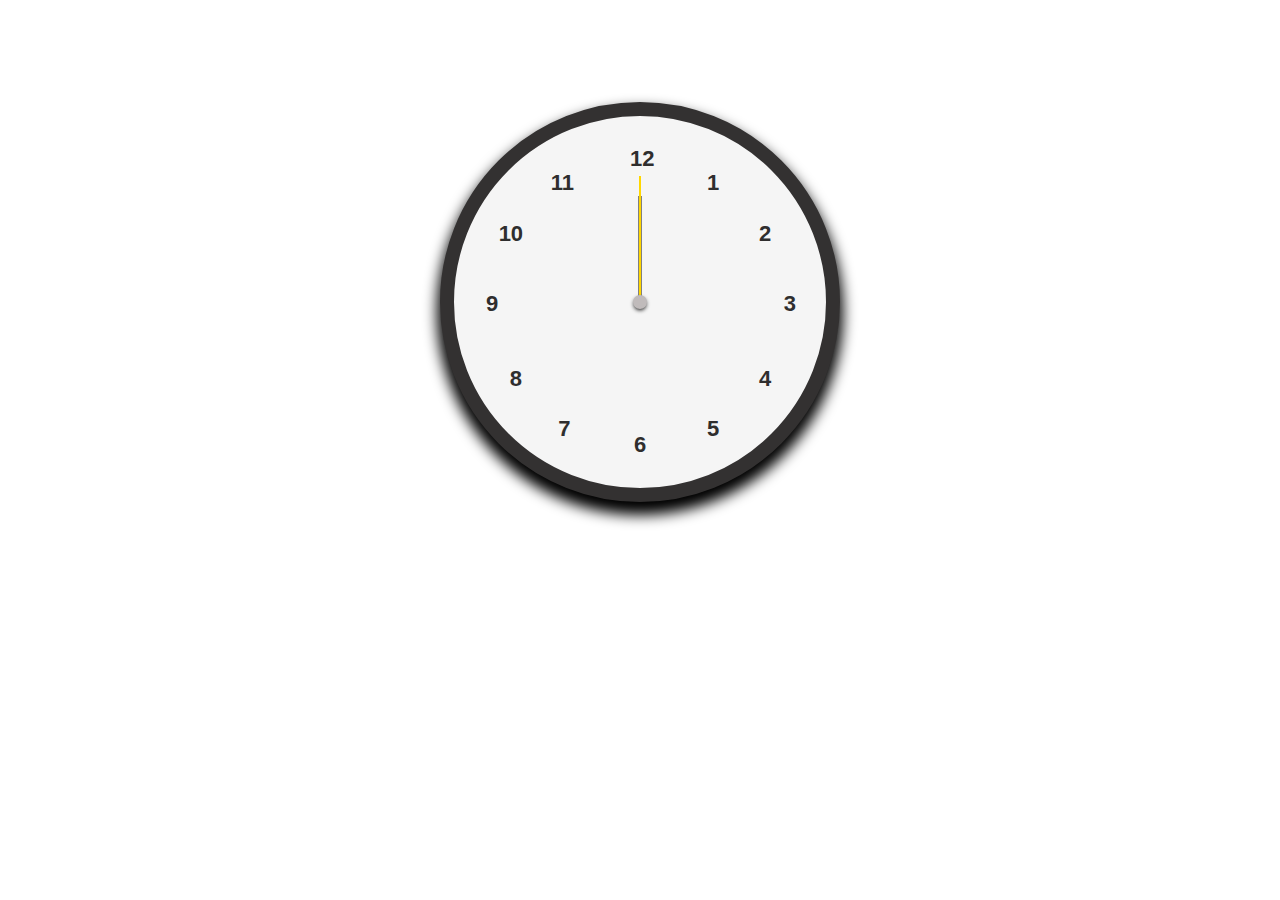
<file: analog-clock/index.html>
<!DOCTYPE html>
<html lang="en">
<head>
    <meta charset="UTF-8">
    <meta name="viewport" content="width=device-width, initial-scale=1.0">
    <link rel="stylesheet" href="style.css">
    <title>Analog-Clock</title>
</head>
<body>
    <div class="container">

        <div class="clock">
            
            <div class="dot"></div>
            <div>
                <div class="hour-hand"></div>
                <div class="minute-hand"></div>
    <div class="second-hand"></div>
</div>
<div>
    <span class="h1">1</span>
    <span class="h2">2</span>
    <span class="h3">3</span>
    <span class="h4">4</span>
    <span class="h5">5</span>
    <span class="h6">6</span>
    <span class="h7">7</span>
    <span class="h8">8</span>
    <span class="h9">9</span>
    <span class="h10">10</span>
    <span class="h11">11</span>
    <span class="h12">12</span>
</div>

</div>
</div>
<script>
 

setInterval(() => {
    
    const now = new Date();
    const hour   = now.getHours();
    const minute = now.getMinutes();
    const second = now.getSeconds();
    const hrsDeg = (hour*30)+ (minute*0.5)
    const minDeg = (minute*6)+(second*0.1)
    const secDeg = second*6
    document.getElementsByClassName('hour-hand')[0].style.transform =`  rotate(${hrsDeg}deg)`;
    document.getElementsByClassName('minute-hand')[0].style.transform =` rotate(${minDeg}deg)`
    document.getElementsByClassName('second-hand')[0].style.transform =` rotate(${secDeg}deg)`
    
}, 1000);
</script>
</body>
</html>
</file>
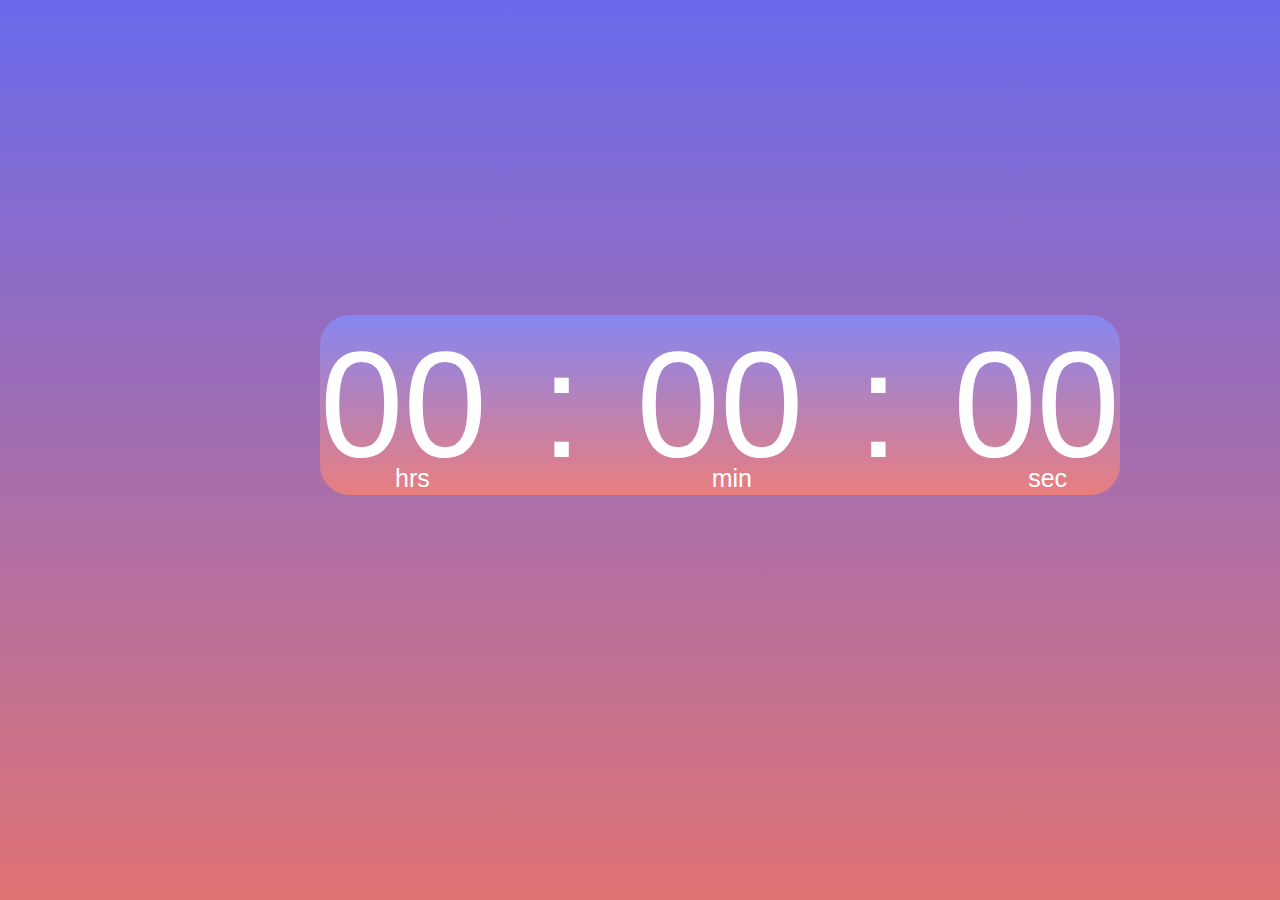
<file: digital-clock/index.html>
<!DOCTYPE html>
<html lang="en">
<head>
    <meta charset="UTF-8">
    <meta name="viewport" content="width=device-width, initial-scale=1.0">
    <link rel="stylesheet" href="style.css">
    <title>Digital-Clock</title>
</head>
<body>
   <div class="hero">
    <div class="container">
        <div class="clock">
           <span id="hrs">00</span>
           <span>:</span>
           <span id="min">00</span>
           <span>:</span>
           <span id="sec">00</span>
        </div>
    </div>
   </div>
   <script>
    let hrs = document.getElementById('hrs');
    let min = document.getElementById('min');
    let sec = document.getElementById('sec');

    setInterval(() => {
        
        let currentTime = new Date ();
        hrs.innerHTML= currentTime.getHours()
        min.innerHTML= currentTime.getMinutes()
        sec.innerHTML= currentTime.getSeconds()
        
    },1000);

   </script>
</body>
</html>
</file>
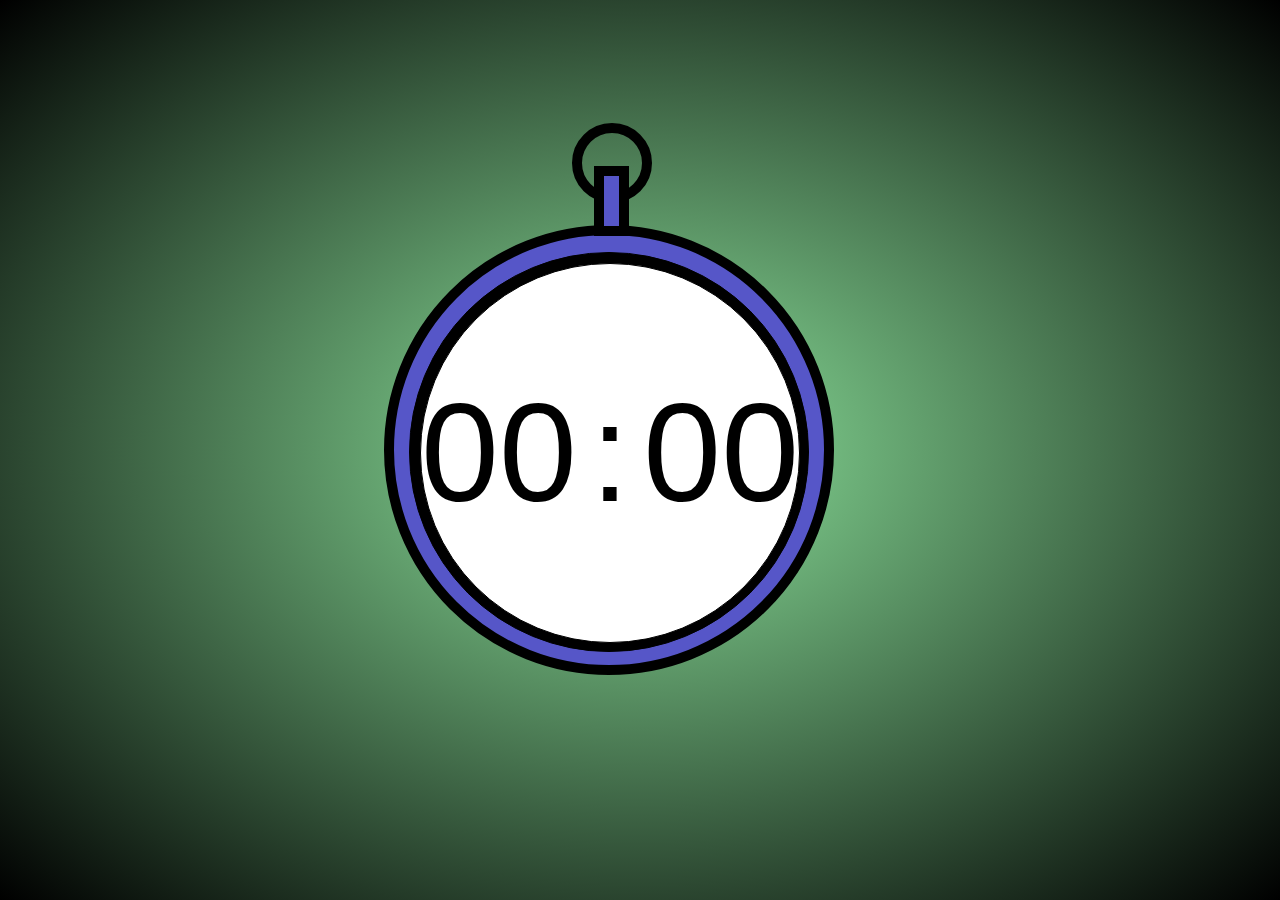
<file: Timer/index.html>
<!DOCTYPE html>
<html lang="en">
<head>
    <meta charset="UTF-8">
    <meta name="viewport" content="width=device-width, initial-scale=1.0">
    <link rel="stylesheet" href="style.css">
    <title>Timer</title>
</head>
<body>
    <div class="hero">
        <div class="outercircle">
  <span class="rect"></span><span class="circle"></span>
            <div class="container"> 
                <div class="timer">
                    <span id="min">00</span>
                    <span>:</span>
                    <span id="sec">00</span>
                </div>
            </div>
        </div>
    </div>
    <script>
        let setTime = prompt('Enter the timer in minutes');
        let minutes = document.getElementById('min');
        let seconds = document.getElementById('sec');

        let totalSeconds = parseInt(setTime) * 60;
        let countdown = setInterval(function() {
            let mins = Math.floor(totalSeconds / 60);
            let secs = totalSeconds % 60;
            minutes.textContent = mins.toString().padStart(2, '0');
            seconds.textContent = secs.toString().padStart(2, '0');
            totalSeconds--;
            if (totalSeconds < 0) {
                clearInterval(countdown);
            }
        }, 1000);

       

    </script>
</body>
</html>
</file>
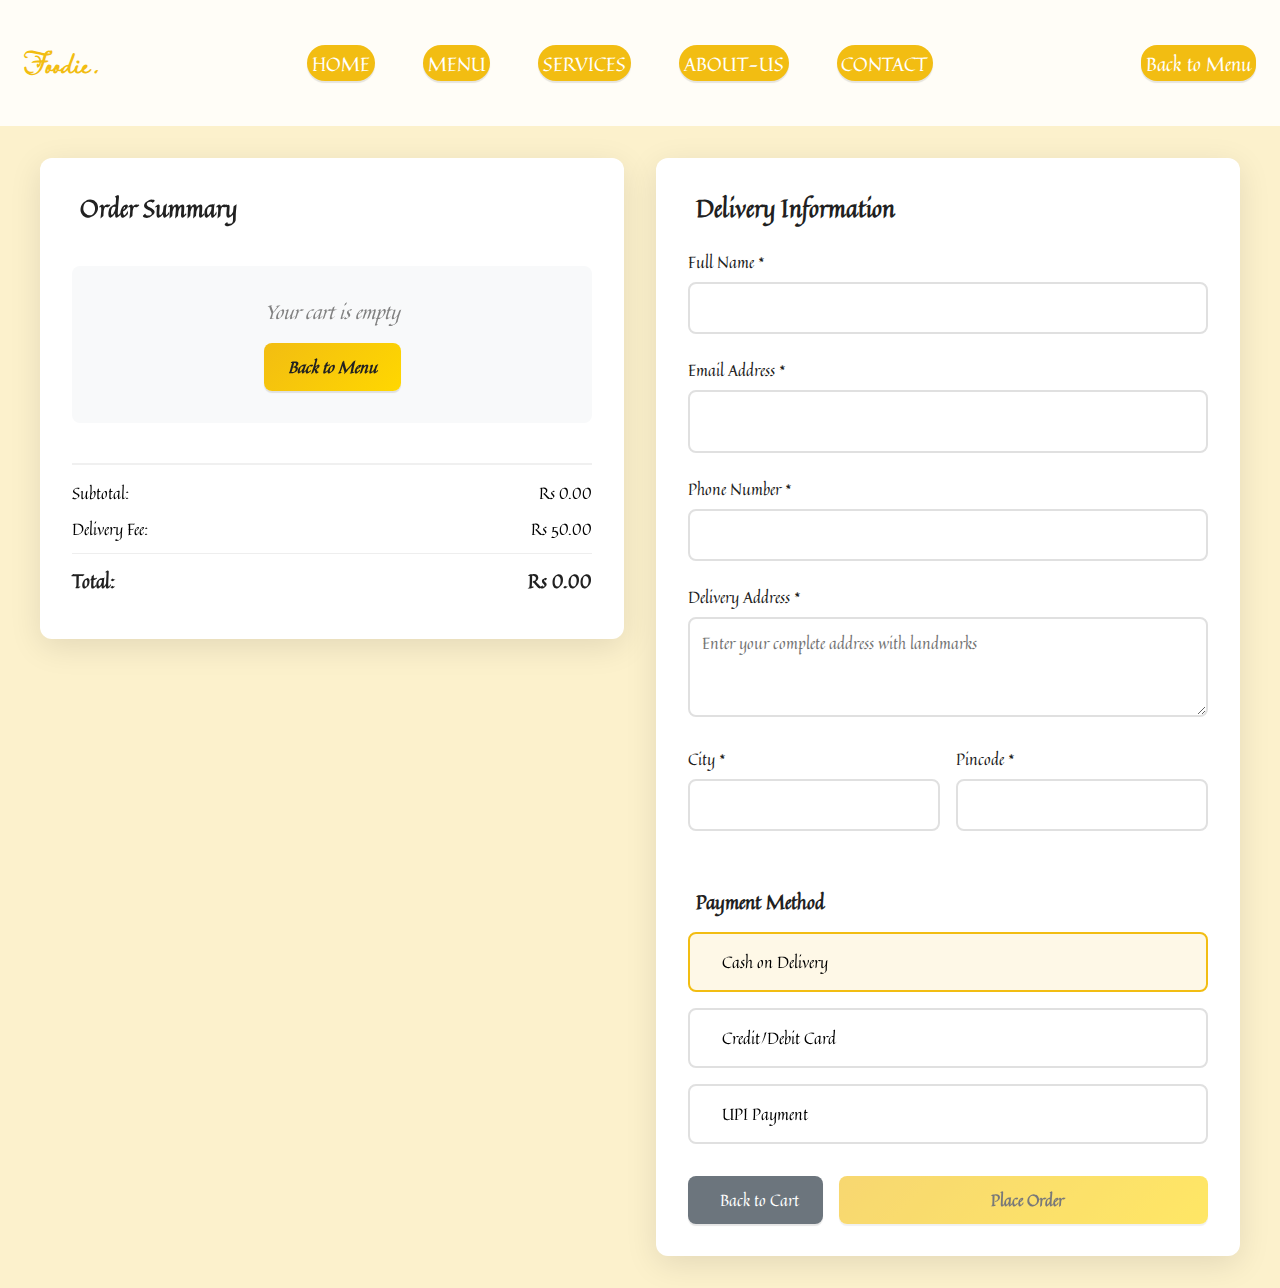
<file: Food-Delivery-Website/checkout.html>
<!DOCTYPE html>
<html lang="en">
  <head>
    <meta charset="UTF-8" />
    <meta name="viewport" content="width=device-width, initial-scale=1.0" />
    <title>Checkout - Foodie</title>
    <link rel="stylesheet" href="./css/style.css" />
    <link rel="stylesheet" href="./css/checkout.css" />
    <link rel="preconnect" href="https://fonts.googleapis.com" />
    <link rel="preconnect" href="https://fonts.gstatic.com" crossorigin />
    <link
      href="https://fonts.googleapis.com/css2?family=Lavishly+Yours&display=swap"
      rel="stylesheet"
    />
    <link rel="preconnect" href="https://fonts.googleapis.com" />
    <link rel="preconnect" href="https://fonts.gstatic.com" crossorigin />
    <link
      href="https://fonts.googleapis.com/css2?family=Quintessential&display=swap"
      rel="stylesheet"
    />
    <link rel="stylesheet" href="https://cdnjs.cloudflare.com/ajax/libs/font-awesome/6.4.0/css/all.min.css" integrity="sha512-iecdLmaskl7CVkqkXNQ/ZH/XLlvWZOJyj7Yy7tcenmpD1ypASozpmT/E0iPtmFIB46ZmdtAc9eNBvH0H/ZpiBw==" crossorigin="anonymous" referrerpolicy="no-referrer" />
    </head>
  <body>
    <header>
      <nav class="navbar flex between wrapper">
        <a href="index.html" class="logo">Foodie .</a>
        <ul class="navlist flex gap-3">
          <li><a href="index.html">HOME</a></li>
          <li><a href="index.html#menu">MENU</a></li>
          <li><a href="index.html#Services">SERVICES</a></li>
          <li><a href="about-us.html">ABOUT-US</a></li>
          <li><a href="contact.html">CONTACT</a></li>
        </ul>
        <div class="desktop-action flex gap-2">
          <a href="index.html" class="btn">
            <i class="fa-solid fa-arrow-left"></i>
            Back to Menu
          </a>
        </div>
      </nav>
    </header>

    <section class="checkout-section">
      <div class="wrapper">
        <div class="checkout-container">
          <div class="order-summary">
            <h2><i class="fa-solid fa-shopping-cart"></i> Order Summary</h2>
            <div class="cart-items" id="checkout-cart-items">
              </div>
            <div class="order-totals">
              <div class="total-row">
                <span>Subtotal:</span>
                <span id="subtotal">Rs 0.00</span>
              </div>
              <div class="total-row">
                <span>Delivery Fee:</span>
                <span id="delivery-fee">Rs 50.00</span>
              </div>
              <div class="total-row total-final">
                <span>Total:</span>
                <span id="final-total">Rs 0.00</span>
              </div>
            </div>
          </div>

          <div class="checkout-form">
            <h2><i class="fa-solid fa-user"></i> Delivery Information</h2>
            <form id="checkout-form">
              <div class="form-group">
                <label for="fullName">Full Name *</label>
                <input type="text" id="fullName" name="fullName" required />
              </div>

              <div class="form-group">
                <label for="email">Email Address *</label>
                <input type="email" id="email" name="email" required />
              </div>

              <div class="form-group">
                <label for="phone">Phone Number *</label>
                <input type="tel" id="phone" name="phone" required />
              </div>

              <div class="form-group">
                <label for="address">Delivery Address *</label>
                <textarea
                  id="address"
                  name="address"
                  rows="3"
                  required
                  placeholder="Enter your complete address with landmarks"
                ></textarea>
              </div>

              <div class="form-row">
                <div class="form-group">
                  <label for="city">City *</label>
                  <input type="text" id="city" name="city" required />
                </div>
                <div class="form-group">
                  <label for="pincode">Pincode *</label>
                  <input type="text" id="pincode" name="pincode" required />
                </div>
              </div>

              <h3><i class="fa-solid fa-credit-card"></i> Payment Method</h3>
              <div class="payment-methods">
                <div class="payment-option">
                  <input
                    type="radio"
                    id="cash"
                    name="payment"
                    value="cash"
                    checked
                  />
                  <label for="cash">
                    <i class="fa-solid fa-money-bill-wave"></i>
                    Cash on Delivery
                  </label>
                </div>
                <div class="payment-option">
                  <input type="radio" id="card" name="payment" value="card" />
                  <label for="card">
                    <i class="fa-solid fa-credit-card"></i>
                    Credit/Debit Card
                  </label>
                </div>
                <div class="payment-option">
                  <input type="radio" id="upi" name="payment" value="upi" />
                  <label for="upi">
                    <i class="fa-solid fa-mobile"></i>
                    UPI Payment
                  </label>
                </div>
              </div>

              <div class="checkout-actions">
                <button
                  type="button"
                  class="btn btn-secondary"
                  id="back-to-cart-btn"
                >
                  <i class="fa-solid fa-arrow-left"></i>
                  Back to Cart
                </button>
                <button
                  type="submit"
                  class="btn btn-primary"
                  id="place-order-btn"
                >
                  <i class="fa-solid fa-check"></i>
                  Place Order
                </button>
              </div>
            </form>
          </div>
        </div>
      </div>
    </section>

    <script src="script.js"></script>
  </body>
</html>
</file>
<file: analog-clock/style.css>
*{
    margin: 0%;
    padding: 0%;
    box-sizing: border-box;
}

.clock {
  background: whitesmoke;
  width: 400px;
  height: 400px;
  margin: 8% auto 0;
  border-radius: 50%;
  border: 14px solid rgb(51, 49, 49);
  position: relative;
 box-shadow: 0 10px 14px 3px black;
}

.dot {
  width: 14px;
  height: 14px;
  border-radius: 50%;
  background: rgb(192, 187, 187);
  top: 0;
  left: 0;
  right: 0;
  bottom: 0;
  margin: auto;
  position: absolute;
  z-index: 10;
  box-shadow: 0 2px 4px -1px black;
}

.hour-hand {
  position: absolute;
  z-index: 5;
  width: 4px;
  height: 65px;
  background:rgb(75, 74, 74);
  top: 115px;
  transform-origin: 50% 72px;
  left: 50%;
  margin-left: -2px;

}

.minute-hand {
  position: absolute;
  z-index: 6;
  width: 4px;
  height: 100px;
  background: grey;
  top: 80px;
  left: 50%;
  margin-left: -2px;
 transform-origin: 50% 105px;
  
}

.second-hand {
  position: absolute;
  z-index: 7;
  width: 2px;
  height: 120px;
  background: gold;
  top: 60px;
  lefT: 50%;
  margin-left: -1px;
transform-origin: 50% 125px; 
}

span {
  display: inline-block;
  position: absolute;
  color: rgb(47, 46, 46);
  font-size: 22px;
  font-family: 'Franklin Gothic Medium', 'Arial Narrow', Arial, sans-serif;
  font-weight: 700;
  z-index: 4;
}

.h12 {
  top: 30px;
  left: 50%;
  margin-left: -10px;
}
.h3 {
  top: 175px;
  right: 30px;
}
.h6 {
  bottom: 30px;
  left: 50%;
  margin-left: -6px;
}
.h9 {
  left: 32px;
  top: 175px;
}

.h1{  
    top: 54px;
    left: 68%;
}
.h2{
   top: 105px;
    left: 82%;
}
.h4{
    top: 250px;
    left: 82%;
}
.h5{
     top: 300px;
    left: 68%;
}
.h11{
     top: 54px;
    left: 26%;
}
.h10{
   top: 105px;
    left: 12%;
}
.h7{
     top: 300px;
    left: 28%;
}
.h8{
    top: 250px;
    left: 15%;
}
</file>
<file: digital-clock/style.css>
*{
    margin: 0%;
    padding: 0%;
    box-sizing: border-box;
    font-family: 'Franklin Gothic Medium', 'Arial Narrow', Arial, sans-serif;
}
.hero{
    width: 100%;
    min-height: 100vh;
    background: linear-gradient(rgb(105, 105, 235),rgb(223, 115, 115));
    color: white;
    position: relative;
}
.container{
    width: 800px;
    height:180px;
    position: absolute;
    top: 35%;
    left: 25%;
    background:linear-gradient(rgb(134, 134, 241),rgb(233, 126, 126));
    border-radius: 30px;
}
.clock{
    width: 100%;
    height: 100%;
    display: flex;
    justify-content: center;
    align-items: center;
    border-radius: 10px;
 
}
.clock span{
    font-size: 150px;
    width: 80%;
    display: inline-block;
    text-align: center;
    position: relative;

}

#hrs::after{
    content: 'hrs';
     font-size: 25px;
    position: absolute;
    bottom: -1%;
    left: 45%;
}
#min::after{
    content: 'min';
     font-size: 25px;
    position: absolute;
    bottom: -1%;
    left: 45%;
}
#sec::after{
    content: 'sec';
     font-size: 25px;
    position: absolute;
    bottom: -1%;
    left: 45%;
}
</file>
<file: Timer/style.css>
*{
    margin: 0%;
    padding: 0%;
    font-family: 'Franklin Gothic Medium', 'Arial Narrow', Arial, sans-serif;
    box-sizing:border-box ;
}
.hero{
    width: 100%;
    min-height: 100vh;
    background:radial-gradient(rgb(142, 231, 158) , rgb(0, 0, 0));
}
.outercircle{
       width: 450px;
    height: 450px;
    margin: auto;
    border-radius: 250px;
    position: absolute;
    top: 25%;
    background-color: #5656c8;
    left: 30%;
    border: 10px solid black;
}
.container{
   width: 400px;
    height: 400px;
    border-radius: 250px;
    position: absolute;
    top: 4%;
    left: 3.5%;
    border: 1px solid black;
    background-color: black;
}
.timer{

      width: 380px;
      margin: 10px;
    height:380px;
    display: flex;
    justify-content: center;
    align-items: center;
    border-radius: 250px;
     border: 1px solid black; 
     background-color: white;
}
.timer span{
    font-size: 140px;
    width: 80%;
    display: inline-block;
    text-align: center;
    position: relative;
}
.rect{
       position: absolute;
    top: -16%;
    left: 200px;
    border: 10px solid black;
    width: 35px;
    height: 70px;
    background-color: #5656c8;
    z-index: 2;
}
.circle{
         position: absolute;
    top: -26%;
    left: 177.5px;
    border: 10px solid black;
    width: 80px;
    height: 80px;
    border-radius: 50px;
    z-index: 1;

}
</file>
<file: Food-Delivery-Website/css/style.css>
*{
    margin: 0%;
    padding: 0%;
    box-sizing: border-box;
     font-family: "Quintessential", serif;
     
}
 

body{
    background:#FFFDF7;
}
a{
    font-size: 1.1rem;
    text-decoration: none;
    color:#212121;

}
.flex{
    display: flex;
    align-items: center;
    flex-wrap:wrap ;
}
li{
    list-style: none;
}
.between{
    justify-content: space-between;
}
.gap-2{
    gap: 2rem;
}
.gap-3{
    gap: 3rem;
}
.wrapper{
    max-width: 1400px;
    margin: auto;
    padding-inline: 1.5rem;
}
img{
    max-width: 100%;
    height: auto;
    margin: auto;
    display: block;

}
.p-top{
    padding-top: 10rem;
}
.text-center{
    text-align: center;
}
.mt-4{
    margin-top: 4rem;
}
.mt-half{
    margin-top: .5rem;
}
.m-auto{
    margin: auto;
}
/* header */
.navbar{
    min-height: 14vh;
}

.navlist a{
    background: #F2BD12;
    color: #FFF;
    font-size: 1.2rem;
    border-radius: 1.2rem;
    padding: .2rem .3rem;
    display: inline-block;
     box-shadow: rgba(0, 0, 0, 0.1) 0 2px 1px ;
    transition: 0.3s ease-in-out;

}
.navlist a:hover{
    color: #FCF1CC;
    background: #212121;
}
.logo{
    font-size: 2rem;
    font-weight: bold;
    color: #F2BD12;
    font-family: "Lavishly Yours", cursive;
}
.btn{
   
    display: inline-block;
    padding: .2rem  .3rem;
    background: #F2BD12;
    border-radius: 1rem;
    font-size:1.2rem ;
    color: #FFF;
    box-shadow: rgba(0, 0, 0, 0.1) 0 2px 1px ;
    transition: 0.3s ease-in-out;
}
.btn:hover{
    background: #212121;
}
.cart-icon{
    color: #212121;
    font-size: 1.3rem;
    position: relative;

}
.cart-icon .cart-value{
    position: absolute;
    top: 50%;
    right:-10px;
    font-size: 0.85rem;
    width: 20px;
    border-radius: 100vw;
    height: 20px;
    background: #F2BD12;
    color: #212121;
    text-align: center;
    line-height: 20px;

}
.hamburger{
    font-size: 1.5rem;
    display: none;
    cursor: pointer;
    color: #212121;
    transition: color 0.3s ease;
}
.hamburger:hover {
    color: #F2BD12;
}
.mobile-menu{
    display: none;
    position: fixed;
    top: 0;
    left: -100%;
    width: 80%;
    max-width: 300px;
    height: 100vh;
    background: #FFF;
    z-index: 1000;
    padding: 2rem;
    box-shadow: 0 0 20px rgba(0, 0, 0, 0.2);
    transition: all 0.3s ease-in-out;
    overflow-y: auto;
}
.mobile-menu.active {
    left: 0;
}
.menu-header {
    display: flex;
    justify-content: space-between;
    align-items: center;
    margin-bottom: 2rem;
    border-bottom: 1px solid #eee;
    padding-bottom: 1rem;
    align-items: baseline;
    gap: 6rem; 
}
.logo{
    color: #F2BD12;
}
.close-menu {
    font-size: 1.5rem;
    color: #212121;
    transition: color 0.3s ease;
}
.close-menu:hover {
    color: #F2BD12;
    transform: rotate(90deg);
}
body.menu-open {
    overflow: hidden;
}
.mobile-menu li {
    margin-bottom: 1.5rem;
}
.mobile-menu a {
    display: block;
    padding: 0.5rem 0;
    transition: all 0.3s ease;
}
.mobile-menu a:hover {
    transform: translateX(10px);
}
/* section */
.hero-section{
   
    min-height: calc(100vh - 14vh);
}
.content , .image-container,.service-card{
    flex: 1;
    flex-basis: 300px;
}
h1{
    font-size: 5.6vw;
    color: #212121;
    & span{
        color: #F2BD12;
    }
}
p{
    font-size: 1.2rem;
    color: grey;
    line-height: 1.8rem;
    font-weight: 400;
}
.para{
    margin-block: 2rem;
    max-width: 550px;

}
.social-icon{
    background: #FCF1CC;
    width: 3rem;
    height: 3rem;
    border-radius: 1rem;
    font-size: 1.2rem;
    text-align: center;
    line-height: 3rem;
     box-shadow: rgba(0, 0, 0, 0.1) 0 2px 1px ;
    transition: 0.3s ease-in-out;
}
.social-icon:hover{
    background: #212121;
    color:#FFF ;
}
h5{
    font-size: 1.2rem;
    letter-spacing: .2rem;
    color: #F2BD12;
    text-transform: uppercase;
}
h2{
    font-size: 3.7rem;
    text-transform: capitalize;
    color: #212121;
}
h3{

    font-size: 2rem;
    text-transform: capitalize;
    color: #212121;
}
.service-card h3{
    margin-top: 1.5rem;
    margin-bottom: 1rem;

}
.card-list{
    display: flex;
    flex-wrap: wrap;
    width: 80vw;
    justify-content: center;
    margin: auto;

}
.order-card{
  
    background: #FFF;
    padding:0 1rem 2rem 1rem;
     border: 1px solid #F2BD12;
        border-radius: 2rem;
        box-shadow: rgba(0, 0, 0, 0.5) 8px 8px 8px,
        rgba(0, 0, 0, 0.5) 8px 8px 8px inset;

}
.order-card img{
    width:15rem;
    filter: drop-shadow(
        rgba(0, 0, 0, 0.2) 0 10px 10px
    );
}
h4{
    font-size: 1.8rem;
    color: #212121;

}
.order-card .price{
 font-size: 1.7rem;
 color: #F2BD12;
 padding: 1.3rem 0 2rem 0 ;
}
.cart-tab{
    background: #FCF1CC;
    position: fixed;
    inset: 0 -500 0 auto;
    width: 25rem;
    padding-block: 2rem;
    display: flex;
    flex-direction: column;
    justify-content: center;
    align-items: center;
    z-index: 99;
    box-shadow: rgba(0, 0, 0, 0.1) -10px -10px 20px;

}

.cart-list{
    flex: 1;
    width: 100%;
    margin-top: 1rem;
    overflow: auto;
    
}
.cart-list::-webkit-scrollbar{
    width: 0;
}

.total-container{
    width: 100%;
    background: #F2BD12;
    text-align: center;
    margin-block: 1rem;
    padding-block: 1rem;
}
.total-container h4{
    display: inline-block;
    font-size: 1.3rem;
    font-weight: 400;

}
.btn-container .btn{
    background: #212121;
    transition: .3s ease-in-out;

}
.btn-container .btn:hover{
    background: #F2BD12;
    color: #212121;
}
.item{
    display: flex;
    align-items: center;
    gap: 1rem;
   padding: .3rem .5rem;
    transition:all .5s ease-in-out;
}
.item.slide-out{
    transform: translateX(50%);
}
.item .image-image img{
    width: 5rem;
}
.item h4{
    font-size: 1.3rem;
    color: #212121;
}
.item .item-total{
    font-weight: 400;
    margin-top: .2rem;
}
.name-container{
    width: 45%;
}
.quantity-btn{
    background: #212121;
    color: #FFF;
    width: 1.7rem;
    height: 1.7rem;
    border-radius: 100vw;
    text-align: center;
    line-height: 1.7rem;
}
.quantity-value{
    font-size: 1.2rem;
    font-weight: 400;
    margin-inline: .6rem;
}
.review-container{
    width: 650px;
    max-width: 100%;
    flex: 1;
}
  .swiper {
      width: 100%;
      height: 100%;
    }
 .profile{
    width: 4rem;
    height: 4rem;
    border-radius: 100vw;
 }
 .profile img{
    width: 100%;
    height: 100%;
    object-fit: cover;
 }
 .fa-star{
    color: #F2BD12;
 }
 .arrow{
    width: 2.5rem;
    height: 2.5rem;
    border-radius: 100vw;
    background: #F2BD12;
    color: #212121;
    text-align: center;
    line-height: 2.5rem;
    transition: .3s ease-in-out;
 }
 .arrow:hover{
    background: #212121;
    color: #FCF1CC;
 }
 .input-container{
    width: 43rem;
    max-width: 100%;
    padding: .8rem;
    background: #FFF;
    box-shadow:rgba(0, 0, 0, 0.1) 0 5px 8px ;
    border-radius: 1rem;
 }
 input[type='email']{
    flex: 1;
    height:7vh;
    background: transparent;
    border: none;

    font-size: 1.1rem;
    padding-left: 1rem;

 }
 input[type='email']:focus{
    outline: none;
 }
/* footer */
.footer-content{
    width: 100%;
    background-color: #FCF1CC;
    height:40vh;
}
.footer-1 {
    width: 20%;
    & h3{
        color: #212121;
    }
    & p{
        color: rgba(44, 37, 37, 0.938)
    }
}
.footer-2{
    width: 20%;
    & h3{
        color: #F2BD12;
        font-size:2.5rem;
        font-family: "Lavishly Yours", cursive;
    }
     & p{
        color: rgba(44, 37, 37, 0.938)
    }
}
.footer-3{
    width: 20%;
     & h3{
       color: #212121;
       padding-bottom: 1.2rem;
    }
    }
 .useful-list{
         color: rgba(44, 37, 37, 0.938);
         font-size: 1.5rem;
    }
.footer-4{
    width: 20%;
    &h3{
        color: #212121;
          padding-bottom: 2.2rem;
    }
}
.links{
    margin-top: 1.2rem;
    line-height: 2.5rem;
    font-size: 2.5rem;
    flex-direction: column;

}
.links a{
    width: 100%;
    padding: 0 1.2rem;
}


@media screen and (max-width:780px){
    .navlist,.desktop-action .btn{
        display: none;
    }
    .hamburger{
        display: block;
    }
    .mobile-menu{
        display: flex;
        flex-direction: column;
        gap: 2rem;
        justify-content: flex-start;
        align-items: center;
        position: fixed;
        top: 0;
        left: -100%;
        width: 80%;
        max-width: 300px;
        height: 100vh;
        padding: 4rem 2rem 2rem;
        background: #FFF;
        border-right: 4px solid #F2BD12;
        box-shadow: 0 0 20px rgba(0, 0, 0, 0.2);
        transition: left 0.3s ease-in-out;
        z-index: 1000;
        overflow-y: auto;
    }
    .sign-in-btn-hamburger {
        margin-top: 2rem;
    }
    .sign-in-btn-hamburger .btn {
        width: 100%;
        text-align: center;
        display: flex;
        justify-content: center;
    }
    .mobile-menu.active {
        left: 0;
    }
    .mobile-menu li{
        width: 100%;
        text-align: center;
        margin-bottom: 1rem;
    }
    .mobile-menu a{
        display: block;
        font-size: 1.5rem;
        padding: 0.8rem;
        color: #212121;
        transition: color 0.3s ease;
    }
    .mobile-menu a:hover{
        color: #F2BD12;
    }
    .mobile-menu h2{
        font-size: 2rem;
        margin-bottom: 2rem;
        text-align: center;
    }
    .sign-in-btn-hamburger{
        font-size: 1.5rem;
        margin-top: 2rem;
        width: 100%;
    }
    .sign-in-btn-hamburger a{
        padding: 0.8rem;
        background: #F2BD12;
        color: #FFF;
        border-radius: 1rem;
        text-align: center;
    }
    .sign-in-btn-hamburger a:hover{
        background: #212121;
        color: #FFF;
    }
    .mobile-menu-active{
        left: 50%;
        transform: translateX(-50%);
    }
    h1{
        font-size: 2.6rem;
    }
    .content{
        padding-top: 3rem;
    }
    .gap-2{
        gap: 1.4rem;
    }
    .gap-4{
        gap: 4rem;
    }
    h2{
        font-size: 3rem;
    }
    .close-btn,
    .buy-now-btn{
        display: flex;
    }

   .sign-in-btn{
    display: block;
   }


  .footer-content {
    height: auto;        
    padding: 0.8rem 0.5rem;  
  }
  .footer-1,
  .footer-2,
  .footer-3,
  .footer-4 {
    width: 100%;
    margin-bottom:0.8rem;
  }
  
  
  .footer-1 h3,
  .footer-2 h3,
  .footer-3 h3,
  .footer-4 h3 {
    font-size: 1.8rem;   
    padding-bottom:0.5rem;
    text-align: center;
  }
  
 
  .footer-1 p,
  .footer-2 p,
  .footer-3 p,
  .footer-4 p,
  .useful-list,
  .links,
  .links a {
    margin: auto;
    font-size: 1.3rem; 
    line-height: 1.6;
    text-align: center; 
    padding: 0 0.5rem;
  }
  
  .links {
    flex-direction: column;
    align-items: center;    
    margin-top: 0.5rem;
  }
 

}


.cart-empty i {
    font-size: 3rem;
    margin-bottom: 1rem;
    color: #ddd;
}


.card-buttons {
    display: flex;
    gap: 0.5rem;
    margin-top: 1rem;
    flex-wrap: wrap;
}

.add-to-cart-btn, .go-to-cart-btn {
    flex: 1;
    min-width: 120px;
    display: flex;
    align-items: center;
    justify-content: center;
    gap: 0.5rem;
    position: relative;
    transition: all 0.3s ease;
    text-decoration: none;
    border-radius: 6px;
    font-weight: 500;
}

.add-to-cart-btn {
    background: linear-gradient(135deg, #212121, #333);
    color: #F2BD12;
    border: 2px solid transparent;
}

.add-to-cart-btn:hover {
    background: linear-gradient(135deg, #F2BD12, #ffd700);
    color: #212121;
 
    box-shadow: 0 4px 12px rgba(242, 189, 18, 0.3);
}

.go-to-cart-btn {
    background: linear-gradient(135deg, #4CAF50, #45a049);
    color: white;
    border: 2px solid transparent;
}

.go-to-cart-btn:hover {
    background: linear-gradient(135deg, #45a049, #3d8b40);

    box-shadow: 0 4px 12px rgba(76, 175, 80, 0.3);
}





.add-to-cart-btn.in-cart {
    background: linear-gradient(135deg, #2196F3, #1976D2);
    color: white;
    border-color: #1976D2;
}

.add-to-cart-btn.in-cart:hover {
    background: linear-gradient(135deg, #1976D2, #1565C0);
 
    box-shadow: 0 4px 12px rgba(33, 150, 243, 0.3);
}


.btn-count {
    background: rgba(255, 255, 255, 0.2);
    border-radius: 50%;
    padding: 0.2rem 0.4rem;
    font-size: 0.8rem;
    font-weight: bold;
    min-width: 20px;
    text-align: center;
    margin-left: 0.3rem;
}

.add-to-cart-btn.in-cart .btn-count {
    background: rgba(255, 255, 255, 0.3);
    animation: all 0.3s ease-out;
}

@media (max-width: 768px) {
    .card-buttons {
        flex-direction: column;
    }
    
    .add-to-cart-btn, .go-to-cart-btn {
        min-width: auto;
        width: 100%;
    }
}


.cart-value {
    transition: all 0.3s ease;
}

.cart-counter-update {
    animation: cartCounterBounce 0.3s ease-out;
    background: #F2BD12;
    color: #212121;
    border-radius: 50%;
    padding: 0.2rem 0.4rem;
    font-weight: bold;
}



.cart-icon {
    position: relative;
    transition: all 0.3s ease;
}

.cart-icon:hover {
    transform: scale(1.1);
}

.cart-icon .cart-value {
    position: absolute;
    top: 16px;
    right: -8px;
    background:#F2BD12;
    color: white;
    border-radius: 50%;
    width: 20px;
    height: 20px;
    display: flex;
    align-items: center;
    justify-content: center;
    font-size: 0.8rem;
    font-weight: bold;
    min-width: 20px;
}


.cart-tab {
    transition: all 0.3s ease;
    box-shadow: -5px 0 15px rgba(0,0,0,0.1);
}

.cart-tab h3 {
    display: flex;
    align-items: center;
    gap: 0.5rem;
    margin-bottom: 1rem;
}


.add-to-cart-btn i, .go-to-cart-btn i {
    transition: transform 0.3s ease;
}
</file>
<file: Food-Delivery-Website/css/checkout.css>
.checkout-section {
    padding: 2rem 0;
    min-height: 100vh;
    background: linear-gradient( #FCF1CC );
}

.checkout-container {
    display: grid;
    grid-template-columns: 1fr 1fr;
    gap: 2rem;
    max-width: 1200px;
    margin: 0 auto;
}


.order-summary {
    background: white;
    border-radius: 12px;
    padding: 2rem;
    box-shadow: 0 8px 32px rgba(0, 0, 0, 0.1);
    height: fit-content;
    position: sticky;
    top: 2rem;
}

.order-summary h2 {
    color: #212121;
    margin-bottom: 1.5rem;
    display: flex;
    align-items: center;
    gap: 0.5rem;
    font-size: 1.5rem;
}

.cart-items {
    max-height: 400px;
    overflow-y: auto;
    margin-bottom: 1.5rem;
}

.checkout-item {
    display: flex;
    align-items: center;
    gap: 1rem;
    padding: 1rem 0;
    border-bottom: 1px solid #eee;
}

.checkout-item:last-child {
    border-bottom: none;
}

.empty-cart {
    text-align: center;
    color: #666;
    font-style: italic;
    padding: 2rem;
    background: #f8f9fa;
    border-radius: 8px;
    margin: 1rem 0;
}

.checkout-item img {
    width: 60px;
    height: 60px;
    object-fit: cover;
    border-radius: 8px;
}

.item-details h4 {
    color: #212121;
    margin-bottom: 0.25rem;
    font-size: 1rem;
}

.item-price {
    color: #F2BD12;
    font-weight: bold;
    font-size: 1.1rem;
}

.item-quantity {
    background: #f0f0f0;
    padding: 0.25rem 0.5rem;
    border-radius: 4px;
    font-size: 0.9rem;
    color: #666;
}

.item-total {
    font-weight: bold;
    color: #F2BD12;
    font-size: 1.1rem;
}

.order-totals {
    border-top: 2px solid #f0f0f0;
    padding-top: 1rem;
}

.total-row {
    display: flex;
    justify-content: space-between;
    margin-bottom: 0.75rem;
    font-size: 1rem;
}

.total-row.total-final {
    font-size: 1.2rem;
    font-weight: bold;
    color: #212121;
    border-top: 1px solid #eee;
    padding-top: 0.75rem;
    margin-top: 0.75rem;
}


.checkout-form {
    background: white;
    border-radius: 12px;
    padding: 2rem;
    box-shadow: 0 8px 32px rgba(0, 0, 0, 0.1);
}

.checkout-form h2 {
    color: #212121;
    margin-bottom: 1.5rem;
    display: flex;
    align-items: center;
    gap: 0.5rem;
    font-size: 1.5rem;
}

.checkout-form h3 {
    color: #212121;
    margin: 2rem 0 1rem 0;
    display: flex;
    align-items: center;
    gap: 0.5rem;
    font-size: 1.2rem;
}

.form-group {
    margin-bottom: 1.5rem;
}

.form-row {
    display: grid;
    grid-template-columns: 1fr 1fr;
    gap: 1rem;
}

.form-group label {
    display: block;
    margin-bottom: 0.5rem;
    color: #212121;
    font-weight: 500;
}

.form-group input,
.form-group textarea,
.form-group select {
    width: 100%;
    padding: 0.75rem;
    border: 2px solid #e0e0e0;
    border-radius: 8px;
    font-size: 1rem;
   
}

.form-group input:focus,
.form-group textarea:focus,
.form-group select:focus {
    outline: none;
    border-color: #F2BD12;
    box-shadow: 0 0 0 3px rgba(242, 189, 18, 0.1);
}


.payment-methods {
    display: flex;
    flex-direction: column;
    gap: 1rem;
    margin-bottom: 2rem;
}

.payment-option {
    position: relative;
}

.payment-option input[type="radio"] {
    position: absolute;
    opacity: 0;
    width: 0;
    height: 0;
}

.payment-option label {
    display: flex;
    align-items: center;
    gap: 1rem;
    padding: 1rem;
    border: 2px solid #e0e0e0;
    border-radius: 8px;
    cursor: pointer;
    transition: all 0.3s ease;
    background: white;
}

.payment-option input[type="radio"]:checked + label {
    border-color: #F2BD12;
    background: rgba(242, 189, 18, 0.1);
}

.payment-option label i {
    font-size: 1.2rem;
    color: #F2BD12;
}


.checkout-actions {
    display: flex;
    gap: 1rem;
    margin-top: 2rem;
}

.btn-secondary {
    background: #6c757d;
    color: white;
    border: none;
    padding: 0.75rem 1.5rem;
    border-radius: 8px;
    font-size: 1rem;
    cursor: pointer;
    transition: all 0.3s ease;
    display: flex;
    align-items: center;
    gap: 0.5rem;
}

.btn-secondary:hover {
    background: #5a6268;
    transform: translateY(-2px);
}

.btn-primary {
    background: linear-gradient(135deg, #F2BD12, #ffd700);
    color: #212121;
    border: none;
    padding: 0.75rem 1.5rem;
    border-radius: 8px;
    font-size: 1rem;
    font-weight: bold;
    cursor: pointer;
    transition: all 0.3s ease;
    display: flex;
    align-items: center;
    gap: 0.5rem;
    flex: 1;
    justify-content: center;
}

.btn-primary:hover {
    background: linear-gradient(135deg, #ffd700, #F2BD12);
    transform: translateY(-2px);
    box-shadow: 0 4px 12px rgba(242, 189, 18, 0.3);
}

.btn-primary:disabled {
    opacity: 0.6;
    cursor: not-allowed;
    transform: none;
}


.order-confirmation {
  background-color: #fff;
  border-radius: 8px;
  box-shadow: 0 4px 12px rgba(0, 0, 0, 0.1);
  padding: 2rem;
  text-align: center;
  max-width: 600px;
  margin:  auto;
}

.confirmation-content {
  display: flex;
  flex-direction: column;
  align-items: center;
  justify-content: center;
}

.confirmation-content h2 {
  color: #4CAF50;
  margin-bottom: 1rem;
}

.confirmation-content p {
  margin-bottom: 0.5rem;
  font-size: 1.1rem;
}





@media (max-width: 768px) {
    .checkout-container {
        grid-template-columns: 1fr;
        gap: 1rem;
    }
    
    .order-summary {
        position: static;
    }
    
    .form-row {
        grid-template-columns: 1fr;
    }
    
    .checkout-actions {
        flex-direction: column;
    }
    
    .payment-methods {
        gap: 0.5rem;
    }
    
    .payment-option label {
        padding: 0.75rem;
    }
}

@media (max-width: 480px) {
    .checkout-section {
        padding: 1rem 0;
    }
    
    .order-summary,
    .checkout-form {
        padding: 1rem;
    }
    
    .modal-content {
        width: 95%;
        margin: 10% auto;
    }
}
</file>
